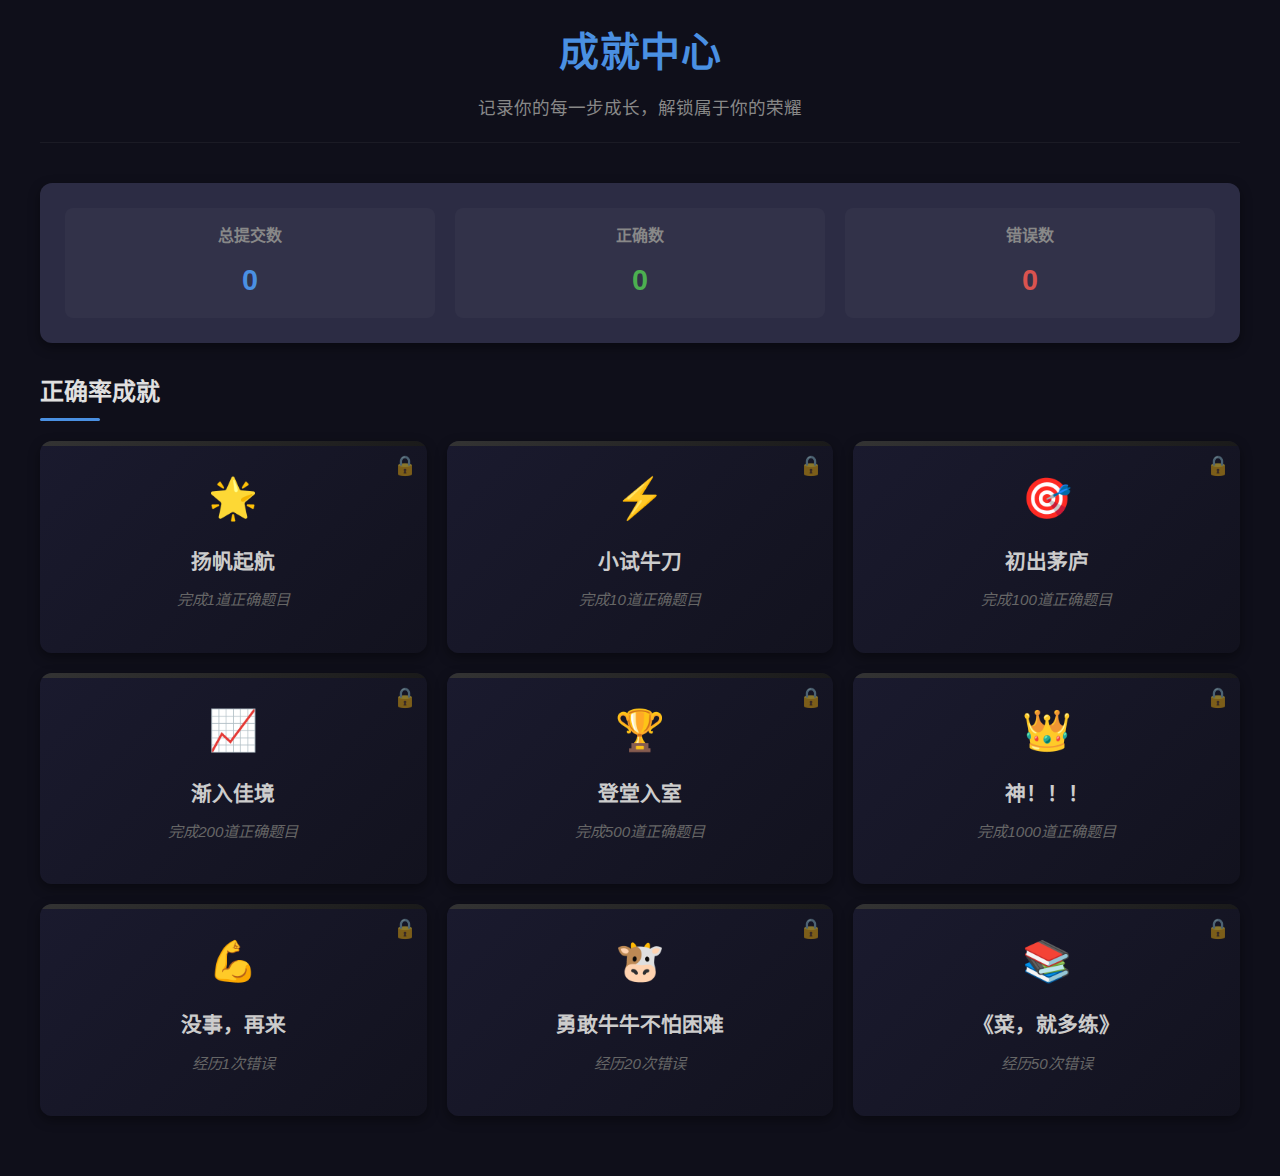
<file: OnlineOJ-main/src/main/resources/static/achievement.html>
<!DOCTYPE html>
<html lang="zh-CN">

<head>
    <meta charset="UTF-8">
    <meta name="viewport" content="width=device-width, initial-scale=1.0">
    <title>成就界面</title>
    <style>
        :root {
            --primary-color: #4a90e2; /* 降低主色调亮度 */
            --secondary-color: #4caf50;
            --accent-color: #ff9800;
            --dark-color: #e0e0e0; /* 稍微降低文本亮度 */
            --light-color: #1a1a2e;
            --gray-color: #2c2c44;
            --completed-bg: linear-gradient(135deg, #2c538c 0%, #4a90e2 100%); /* 降低已完成成就的亮度 */
            --locked-bg: linear-gradient(135deg, #1a1a2e 0%, #12121e 100%); /* 更暗的未完成成就背景 */
            --shadow: 0 4px 12px rgba(0,0,0,0.4);
            --transition: all 0.3s ease;
        }

        * {
            margin: 0;
            padding: 0;
            box-sizing: border-box;
            font-family: 'Segoe UI', Tahoma, Geneva, Verdana, sans-serif;
        }

        body {
            background-color: #0f0f1a; /* 更深的背景色 */
            color: var(--dark-color);
            line-height: 1.6;
            padding: 20px;
            min-height: 100vh;
        }

        .container {
            max-width: 1200px;
            margin: 0 auto;
        }

        header {
            text-align: center;
            margin-bottom: 40px;
            padding-bottom: 20px;
            border-bottom: 1px solid rgba(255,255,255,0.05); /* 更淡的分隔线 */
        }

        header h1 {
            font-size: 2.5rem;
            color: var(--primary-color);
            margin-bottom: 10px;
            letter-spacing: 0.5px;
        }

        header p {
            color: #888; /* 更淡的副标题 */
            font-size: 1.1rem;
        }

        #stats {
            background: var(--gray-color);
            border-radius: 12px;
            padding: 25px;
            margin-bottom: 30px;
            box-shadow: var(--shadow);
            display: flex;
            justify-content: space-around;
            flex-wrap: wrap;
            gap: 20px;
        }

        .stat-item {
            text-align: center;
            flex: 1;
            min-width: 150px;
            padding: 15px;
            border-radius: 8px;
            transition: var(--transition);
            background: rgba(255,255,255,0.03); /* 更淡的背景 */
        }

        .stat-item:hover {
            transform: translateY(-5px);
            box-shadow: 0 6px 15px rgba(0,0,0,0.4);
            background: rgba(255,255,255,0.05);
        }

        .stat-item h3 {
            font-size: 1rem;
            color: #888; /* 更淡的标题 */
            margin-bottom: 8px;
        }

        .stat-item .value {
            font-size: 1.8rem;
            font-weight: bold;
        }

        .total {
            color: var(--primary-color);
        }

        .correct {
            color: var(--secondary-color);
        }

        .wrong {
            color: #d9534f;
        }

        #achievements {
            display: grid;
            grid-template-columns: repeat(3, 1fr);
            gap: 20px;
        }

        .achievement {
            background: var(--locked-bg);
            border-radius: 12px;
            padding: 25px 20px;
            text-align: center;
            cursor: pointer;
            transition: var(--transition);
            position: relative;
            overflow: hidden;
            box-shadow: var(--shadow);
            border: none;
            color: #ccc; /* 更淡的文本 */
        }

        .achievement::before {
            content: '';
            position: absolute;
            top: 0;
            left: 0;
            width: 100%;
            height: 5px;
            background: linear-gradient(90deg, #333, #1a1a1a); /* 更暗的顶部边框 */
            transition: var(--transition);
        }

        .achievement:hover {
            transform: translateY(-8px);
            box-shadow: 0 12px 20px rgba(0,0,0,0.5);
        }

        .achievement h3 {
            font-size: 1.3rem;
            margin-bottom: 10px;
            position: relative;
            z-index: 2;
        }

        .achievement p {
            color: #888; /* 更淡的描述 */
            font-size: 0.95rem;
            margin-bottom: 15px;
            position: relative;
            z-index: 2;
        }

        .achievement-icon {
            font-size: 2.5rem;
            margin-bottom: 15px;
            color: #555; /* 更暗的图标 */
            transition: var(--transition);
            position: relative;
            z-index: 2;
        }

        .achievement-completed {
            background: var(--completed-bg);
            color: white;
            box-shadow: 0 0 10px rgba(74, 144, 226, 0.2); /* 降低发光效果 */
        }

        .achievement-completed::before {
            background: linear-gradient(90deg, #4a90e2, #2c538c);
        }

        .achievement-completed .achievement-icon {
            color: white;
            animation: pulse 2s infinite;
        }

        .achievement-completed p {
            color: rgba(255,255,255,0.8);
        }

        .achievement.locked::after {
            content: '🔒';
            position: absolute;
            top: 10px;
            right: 10px;
            font-size: 1.2rem;
            opacity: 0.5; /* 降低锁的透明度 */
        }

        .achievement.locked .description {
            color: #666; /* 更暗的锁定描述 */
            font-style: italic;
        }

        @keyframes pulse {
            0% { transform: scale(1); }
            50% { transform: scale(1.05); } /* 减小脉冲幅度 */
            100% { transform: scale(1); }
        }

        .section-title {
            font-size: 1.5rem;
            margin-bottom: 20px;
            color: var(--dark-color);
            position: relative;
            padding-bottom: 10px;
        }

        .section-title::after {
            content: '';
            position: absolute;
            left: 0;
            bottom: 0;
            width: 60px;
            height: 3px;
            background: var(--primary-color);
            border-radius: 3px;
        }

        .achievement-grid {
            margin-bottom: 40px;
        }

        @media (max-width: 768px) {
            #achievements {
                grid-template-columns: repeat(2, 1fr);
            }

            header h1 {
                font-size: 2rem;
            }

            .stat-item .value {
                font-size: 1.5rem;
            }
        }

        @media (max-width: 480px) {
            #stats {
                flex-direction: column;
                padding: 15px;
            }

            #achievements {
                grid-template-columns: 1fr;
            }

            .achievement {
                padding: 20px 15px;
            }

            .achievement h3 {
                font-size: 1.1rem;
            }
        }
    </style>
</head>

<body>
<div class="container">
    <header>
        <h1>成就中心</h1>
        <p>记录你的每一步成长，解锁属于你的荣耀</p>
    </header>

    <div id="stats">
        <div class="stat-item">
            <h3>总提交数</h3>
            <div class="value total" id="total-submit">0</div>
        </div>
        <div class="stat-item">
            <h3>正确数</h3>
            <div class="value correct" id="correct-num">0</div>
        </div>
        <div class="stat-item">
            <h3>错误数</h3>
            <div class="value wrong" id="wrong-num">0</div>
        </div>
    </div>

    <div class="achievement-grid">
        <h2 class="section-title">正确率成就</h2>
        <div id="achievements">
            <div class="achievement locked" data-achievement="r1">
                <div class="achievement-icon">🌟</div>
                <h3>扬帆起航</h3>
                <p class="description">完成1道正确题目</p>
            </div>
            <div class="achievement locked" data-achievement="r10">
                <div class="achievement-icon">⚡</div>
                <h3>小试牛刀</h3>
                <p class="description">完成10道正确题目</p>
            </div>
            <div class="achievement locked" data-achievement="r100">
                <div class="achievement-icon">🎯</div>
                <h3>初出茅庐</h3>
                <p class="description">完成100道正确题目</p>
            </div>
            <div class="achievement locked" data-achievement="r200">
                <div class="achievement-icon">📈</div>
                <h3>渐入佳境</h3>
                <p class="description">完成200道正确题目</p>
            </div>
            <div class="achievement locked" data-achievement="r500">
                <div class="achievement-icon">🏆</div>
                <h3>登堂入室</h3>
                <p class="description">完成500道正确题目</p>
            </div>
            <div class="achievement locked" data-achievement="r1000">
                <div class="achievement-icon">👑</div>
                <h3>神！！！</h3>
                <p class="description">完成1000道正确题目</p>
            </div>
            <div class="achievement locked" data-achievement="w1">
                <div class="achievement-icon">💪</div>
                <h3>没事，再来</h3>
                <p class="description">经历1次错误</p>
            </div>
            <div class="achievement locked" data-achievement="w20">
                <div class="achievement-icon">🐮</div>
                <h3>勇敢牛牛不怕困难</h3>
                <p class="description">经历20次错误</p>
            </div>
            <div class="achievement locked" data-achievement="w50">
                <div class="achievement-icon">📚</div>
                <h3>《菜，就多练》</h3>
                <p class="description">经历50次错误</p>
            </div>
        </div>
    </div>
</div>

<script>
    document.addEventListener('DOMContentLoaded', function () {
        // 从后端接口获取数据
        fetch('http://localhost:8083/achievement')
            .then(response => {
                if (!response.ok) {
                    throw new Error('Network response was not ok');
                }
                return response.json();
            })
            .then(data => {
                const totalSubmitElement = document.getElementById('total-submit');
                const correctNumElement = document.getElementById('correct-num');
                const wrongNumElement = document.getElementById('wrong-num');
                totalSubmitElement.textContent += data.allnumber;
                correctNumElement.textContent += data.acnumber;
                wrongNumElement.textContent += data.allnumber - data.acnumber;

                const achievements = document.querySelectorAll('.achievement');
                achievements.forEach(achievement => {
                    const achievementName = achievement.dataset.achievement;
                    if (data[achievementName]) {
                        achievement.classList.remove('locked');
                        achievement.classList.add('achievement-completed');

                        // 添加解锁动画
                        setTimeout(() => {
                            achievement.style.transform = 'scale(1.05)';
                            setTimeout(() => {
                                achievement.style.transform = 'scale(1)';
                            }, 300);
                        }, 300);
                    }
                });
            })
            .catch(error => {
                console.error('There has been a problem with your fetch operation:', error);
            });

        // 为所有成就添加点击效果
        const achievements = document.querySelectorAll('.achievement');
        achievements.forEach(achievement => {
            achievement.addEventListener('click', function() {
                this.style.transform = 'scale(0.95)';
                setTimeout(() => {
                    this.style.transform = '';
                }, 200);
            });
        });
    });
</script>
</body>

</html>
</file>
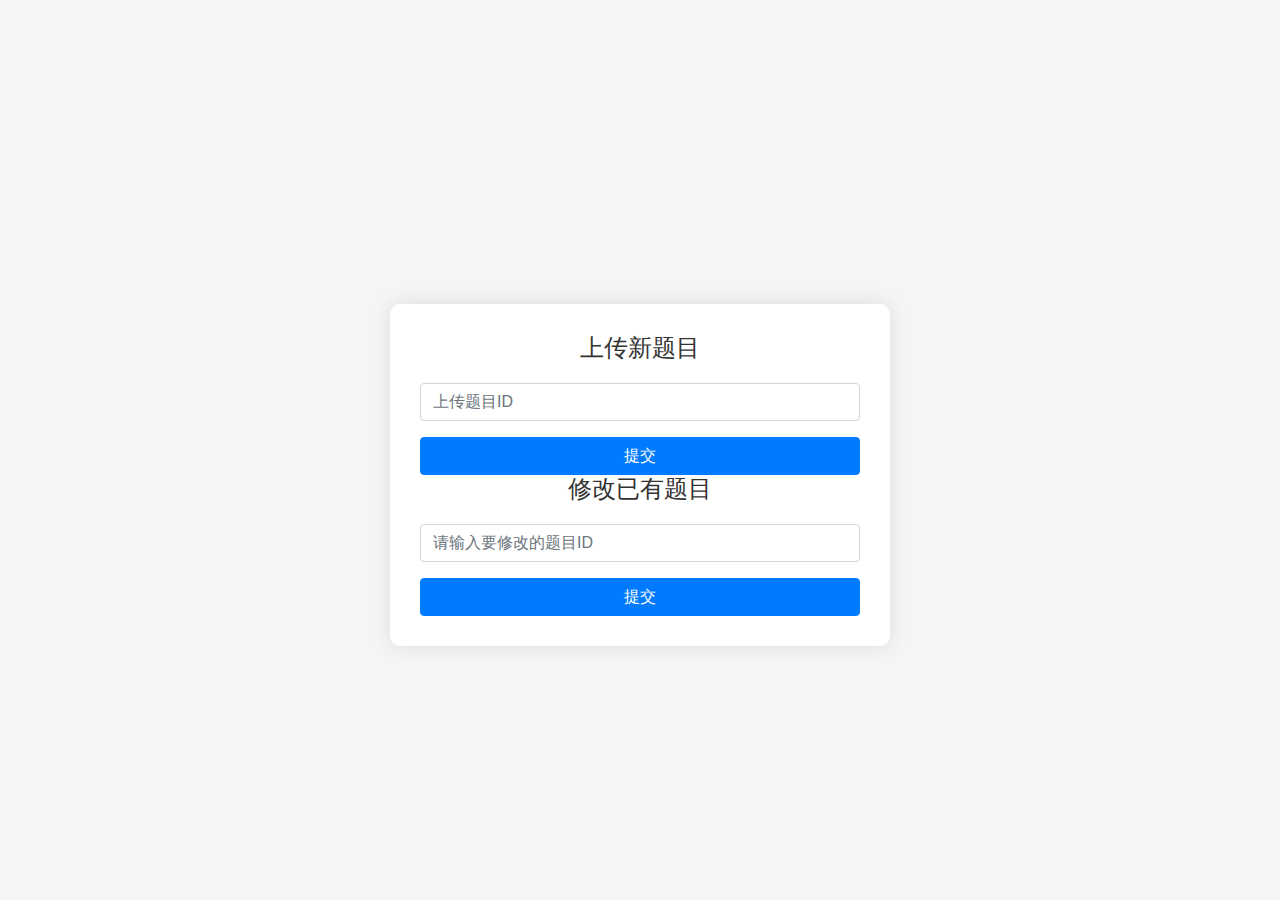
<file: OnlineOJ-main/src/main/resources/static/admin.html>
<!DOCTYPE html>
<html lang="en">

<head>
    <meta charset="UTF-8">
    <meta name="viewport" content="width=device-width, initial-scale=1.0">
    <title>上传一个新的题目</title>
    <link rel="stylesheet" href="https://cdn.bootcdn.net/ajax/libs/twitter-bootstrap/4.6.1/css/bootstrap.min.css">
    <style>
        body {
            background-color: #f5f5f5;
            padding-top: 50px;
            min-height: 100vh;
            display: flex;
            align-items: center;
        }

        .form-container {
            max-width: 500px;
            width: 100%;
            margin: 0 auto;
            background-color: white;
            padding: 30px;
            border-radius: 10px;
            box-shadow: 0 0 20px rgba(0, 0, 0, 0.1);
        }

        h4 {
            text-align: center;
            margin-bottom: 20px;
            color: #333;
        }

        .btn-primary {
            width: 100%;
        }
    </style>
</head>

<body>

    <div class="container">
        <div class="form-container">
            <form action="/user/submit" method="get">
                <h4>上传新题目</h4>
                <div class="form-group">
                    <input type="text" name="id" placeholder="上传题目ID" class="form-control" required>
                </div>
                <button type="submit" class="btn btn-primary">提交</button>
            </form>

            <form action="/user/change" method="get">
                <h4>修改已有题目</h4>
                <div class="form-group">
                    <input type="text" name="id" placeholder="请输入要修改的题目ID" class="form-control" required>
                </div>
                <button type="submit" class="btn btn-primary">提交</button>
            </form>
        </div>
    </div>

</body>

</html>
</file>
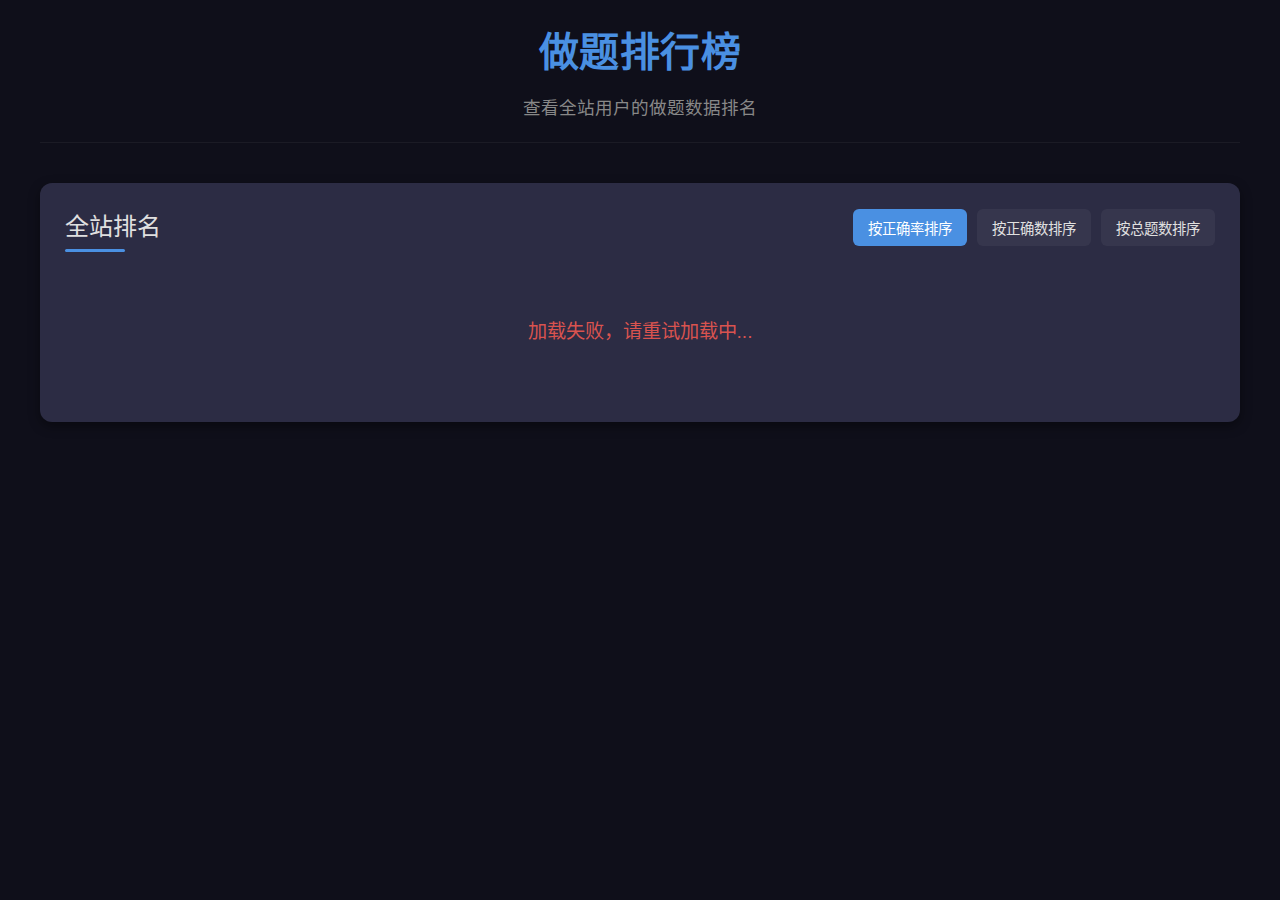
<file: OnlineOJ-main/src/main/resources/static/rank.html>
<!DOCTYPE html>
<html lang="zh-CN">

<head>
    <meta charset="UTF-8">
    <meta name="viewport" content="width=device-width, initial-scale=1.0">
    <title>做题排行榜</title>
    <style>
        :root {
            --primary-color: #4a90e2;
            --secondary-color: #4caf50;
            --dark-color: #e0e0e0;
            --light-color: #1a1a2e;
            --gray-color: #2c2c44;
            --table-header-bg: #2c538c;
            --table-row-bg: #1a1a2e;
            --table-row-hover: #2c2c44;
            --shadow: 0 4px 12px rgba(0,0,0,0.4);
            --transition: all 0.3s ease;
        }

        * {
            margin: 0;
            padding: 0;
            box-sizing: border-box;
            font-family: 'Segoe UI', Tahoma, Geneva, Verdana, sans-serif;
        }

        body {
            background-color: #0f0f1a;
            color: var(--dark-color);
            line-height: 1.6;
            padding: 20px;
            min-height: 100vh;
        }

        .container {
            max-width: 1200px;
            margin: 0 auto;
        }

        header {
            text-align: center;
            margin-bottom: 40px;
            padding-bottom: 20px;
            border-bottom: 1px solid rgba(255,255,255,0.05);
        }

        header h1 {
            font-size: 2.5rem;
            color: var(--primary-color);
            margin-bottom: 10px;
            letter-spacing: 0.5px;
        }

        header p {
            color: #888;
            font-size: 1.1rem;
        }

        .rank-container {
            background: var(--gray-color);
            border-radius: 12px;
            padding: 25px;
            margin-bottom: 30px;
            box-shadow: var(--shadow);
        }

        .rank-header {
            display: flex;
            justify-content: space-between;
            align-items: center;
            margin-bottom: 20px;
        }

        .rank-title {
            font-size: 1.5rem;
            color: var(--dark-color);
            position: relative;
        }

        .rank-title::after {
            content: '';
            position: absolute;
            left: 0;
            bottom: -5px;
            width: 60px;
            height: 3px;
            background: var(--primary-color);
            border-radius: 3px;
        }

        .sort-controls {
            display: flex;
            gap: 10px;
        }

        .sort-btn {
            background: rgba(255,255,255,0.05);
            border: none;
            color: var(--dark-color);
            padding: 8px 15px;
            border-radius: 6px;
            cursor: pointer;
            transition: var(--transition);
            font-size: 0.9rem;
        }

        .sort-btn:hover {
            background: rgba(255,255,255,0.1);
        }

        .sort-btn.active {
            background: var(--primary-color);
            color: white;
        }

        .rank-table {
            width: 100%;
            border-collapse: collapse;
            margin-top: 20px;
        }

        .rank-table th, .rank-table td {
            padding: 15px;
            text-align: center;
            border-bottom: 1px solid rgba(255,255,255,0.05);
        }

        .rank-table th {
            background: var(--table-header-bg);
            color: white;
            font-weight: 600;
            position: relative;
            cursor: pointer;
        }

        .rank-table th:hover {
            background: #3a6bb3;
        }

        .rank-table th::after {
            content: '';
            position: absolute;
            right: 10px;
            top: 50%;
            transform: translateY(-50%);
            width: 0;
            height: 0;
            border-left: 5px solid transparent;
            border-right: 5px solid transparent;
            opacity: 0;
            transition: var(--transition);
        }

        .rank-table th.asc::after {
            border-bottom: 5px solid white;
            opacity: 1;
        }

        .rank-table th.desc::after {
            border-top: 5px solid white;
            opacity: 1;
        }

        .rank-table tbody tr {
            background: var(--table-row-bg);
            transition: var(--transition);
        }

        .rank-table tbody tr:hover {
            background: var(--table-row-hover);
            transform: translateX(5px);
        }

        .rank-table tbody tr:nth-child(1) {
            color: gold;
            font-weight: bold;
        }

        .rank-table tbody tr:nth-child(2) {
            color: silver;
            font-weight: bold;
        }

        .rank-table tbody tr:nth-child(3) {
            color: #cd7f32;
            font-weight: bold;
        }

        .loading {
            text-align: center;
            padding: 50px 0;
            font-size: 1.2rem;
            color: #888;
        }

        .loading::after {
            content: '加载中...';
            animation: dots 1.5s infinite;
        }

        @keyframes dots {
            0%, 20% { content: '加载中.'; }
            40% { content: '加载中..'; }
            60% { content: '加载中...'; }
            80%, 100% { content: '加载中.'; }
        }

        .empty-state {
            text-align: center;
            padding: 50px 0;
        }

        .empty-state i {
            font-size: 3rem;
            color: var(--primary-color);
            margin-bottom: 20px;
        }

        .empty-state p {
            font-size: 1.1rem;
            color: #888;
        }

        @media (max-width: 768px) {
            .rank-header {
                flex-direction: column;
                gap: 15px;
                align-items: flex-start;
            }

            .rank-table th, .rank-table td {
                padding: 10px;
                font-size: 0.9rem;
            }
        }
    </style>
</head>

<body>
<div class="container">
    <header>
        <h1>做题排行榜</h1>
        <p>查看全站用户的做题数据排名</p>
    </header>

    <div class="rank-container">
        <div class="rank-header">
            <div class="rank-title">全站排名</div>
            <div class="sort-controls">
                <button class="sort-btn active" data-sort="zql">按正确率排序</button>
                <button class="sort-btn" data-sort="acnumber">按正确数排序</button>
                <button class="sort-btn" data-sort="allnumber">按总题数排序</button>
            </div>
        </div>

        <div id="loading" class="loading"></div>
        <div id="empty-state" class="empty-state" style="display: none;">
            <i class="fas fa-chart-bar"></i>
            <p>暂无排名数据</p>
        </div>

        <table id="rank-table" class="rank-table" style="display: none;">
            <thead>
            <tr>
                <th data-col="rank">排名</th>
                <th data-col="name">用户名</th>
                <th data-col="allnumber">总做题数</th>
                <th data-col="acnumber">正确数</th>
                <th data-col="zql" class="asc">正确率</th>
            </tr>
            </thead>
            <tbody id="rank-body">
            <!-- 数据将通过JavaScript动态填充 -->
            </tbody>
        </table>
    </div>
</div>

<script>
    document.addEventListener('DOMContentLoaded', function() {
        const rankBody = document.getElementById('rank-body');
        const rankTable = document.getElementById('rank-table');
        const loading = document.getElementById('loading');
        const emptyState = document.getElementById('empty-state');
        let rankData = [];
        let currentSort = { column: 'zql', direction: 'asc' };

        // 获取排名数据
        fetch('http://localhost:8083/getsort')
            .then(response => {
                if (!response.ok) {
                    throw new Error('Network response was not ok');
                }
                return response.json();
            })
            .then(data => {
                rankData = data;
                renderTable(rankData);

                // 隐藏加载状态，显示表格
                loading.style.display = 'none';
                rankTable.style.display = 'table';

                // 如果没有数据，显示空状态
                if (data.length === 0) {
                    rankTable.style.display = 'none';
                    emptyState.style.display = 'block';
                }
            })
            .catch(error => {
                console.error('获取排名数据失败:', error);
                loading.textContent = '加载失败，请重试';
                loading.style.color = '#d9534f';
            });

        // 渲染表格
        function renderTable(data) {
            rankBody.innerHTML = '';

            data.forEach((item, index) => {
                const row = document.createElement('tr');

                // 格式化百分比
                const accuracyPercentage = (item.zql * 100).toFixed(2) + '%';

                row.innerHTML = `
                        <td>${index + 1}</td>
                        <td>${item.name}</td>
                        <td>${item.allnumber}</td>
                        <td>${item.acnumber}</td>
                        <td>${accuracyPercentage}</td>
                    `;

                rankBody.appendChild(row);
            });
        }

        // 表头排序功能
        document.querySelectorAll('th[data-col]').forEach(th => {
            th.addEventListener('click', () => {
                const column = th.getAttribute('data-col');

                // 重置所有表头的排序指示器
                document.querySelectorAll('th[data-col]').forEach(t => {
                    t.classList.remove('asc', 'desc');
                });

                // 设置当前排序方向
                if (currentSort.column === column) {
                    currentSort.direction = currentSort.direction === 'asc' ? 'desc' : 'asc';
                } else {
                    currentSort.column = column;
                    currentSort.direction = 'asc';
                }

                // 更新排序指示器
                th.classList.add(currentSort.direction);

                // 排序数据
                const sortedData = [...rankData].sort((a, b) => {
                    if (currentSort.direction === 'asc') {
                        return a[currentSort.column] - b[currentSort.column];
                    } else {
                        return b[currentSort.column] - a[currentSort.column];
                    }
                });

                // 重新渲染表格
                renderTable(sortedData);
            });
        });

        // 按钮排序功能
        document.querySelectorAll('.sort-btn').forEach(btn => {
            btn.addEventListener('click', () => {
                // 移除所有按钮的活动状态
                document.querySelectorAll('.sort-btn').forEach(b => {
                    b.classList.remove('active');
                });

                // 添加当前按钮的活动状态
                btn.classList.add('active');

                // 获取排序类型
                const sortType = btn.getAttribute('data-sort');

                // 设置排序字段
                currentSort.column = sortType;

                // 重置所有表头的排序指示器
                document.querySelectorAll('th[data-col]').forEach(t => {
                    t.classList.remove('asc', 'desc');
                });

                // 设置默认排序方向为降序
                currentSort.direction = 'desc';

                // 更新对应的表头排序指示器
                document.querySelector(`th[data-col="${sortType}"]`).classList.add('desc');

                // 排序数据
                const sortedData = [...rankData].sort((a, b) => {
                    return b[currentSort.column] - a[currentSort.column];
                });

                // 重新渲染表格
                renderTable(sortedData);
            });
        });
    });
</script>
</body>

</html>
</file>
